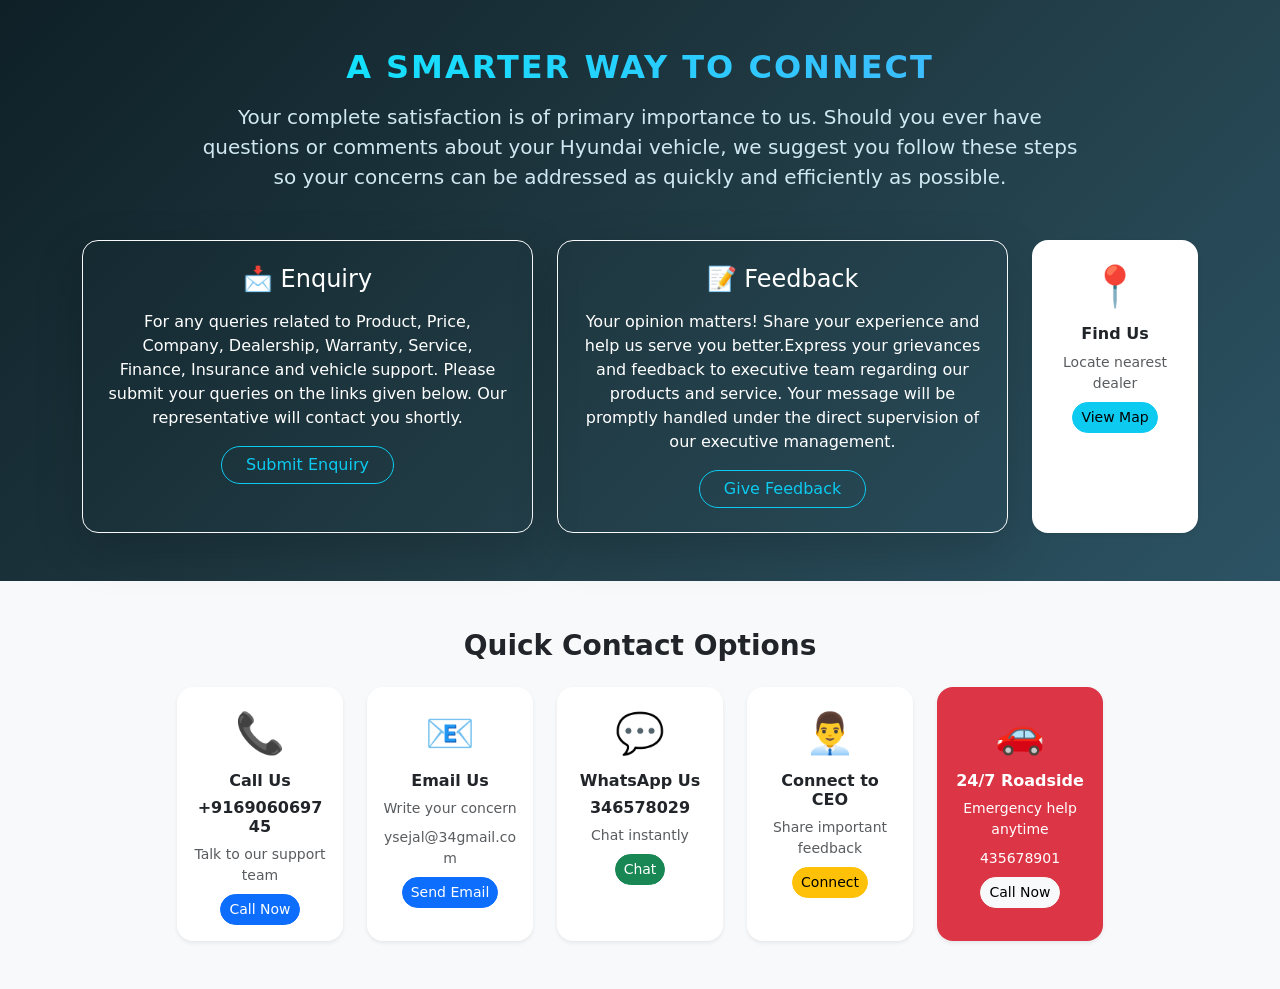
<file: connect to us.html>
<!DOCTYPE html>
<html lang="en">
<head>
    <meta charset="UTF-8">
    <meta name="viewport" content="width=device-width, initial-scale=1.0">
    <title>Document</title>
    <link href="https://cdn.jsdelivr.net/npm/bootstrap@5.3.2/dist/css/bootstrap.min.css" rel="stylesheet">

</head>
<body>
   

<section class="py-5 text-white" style="background: linear-gradient(135deg, #0f2027, #203a43, #2c5364);">
  <div class="container text-center">
    <h2 class="fw-bold text-uppercase mb-3"
        style="letter-spacing: 2px;
        background: linear-gradient(90deg, #00f2fe, #4facfe);
        -webkit-background-clip: text;
        -webkit-text-fill-color: transparent;">
      A Smarter Way to Connect
    </h2>

    <p class="lead mx-auto mb-5" style="max-width: 900px; color:#d0e8f2;">
      Your complete satisfaction is of primary importance to us. Should you ever have questions or comments about your Hyundai vehicle, we suggest you follow these steps so your concerns can be addressed as quickly and efficiently as possible.
    </p>

    <div class="row g-4 justify-content-center">
      <div class="col-md-6 col-lg-5">
        <div class="card h-100 bg-transparent border-light text-white shadow-lg rounded-4">
          <div class="card-body p-4">
            <h4 class="card-title mb-3">📩 Enquiry</h4>
            <p class="card-text">
             For any queries related to Product, Price, Company, Dealership, Warranty, Service, Finance, Insurance and vehicle support. Please submit your queries on the links given below. Our representative will contact you shortly.
            </p>
            <a href="#" class="btn btn-outline-info rounded-pill px-4">Submit Enquiry</a>
          </div>
        </div>
      </div>

      <div class="col-md-6 col-lg-5">
        <div class="card h-100 bg-transparent border-light text-white shadow-lg rounded-4">
          <div class="card-body p-4">
            <h4 class="card-title mb-3">📝 Feedback</h4>
            <p class="card-text">
              Your opinion matters! Share your experience and help us serve you better.Express your grievances and feedback to executive team regarding our products and service. Your message will be promptly handled under the direct supervision of our executive management.
            </p>
            <a href="#" class="btn btn-outline-info rounded-pill px-4">Give Feedback</a>
          </div>
        </div>
      </div>
      <div class="col-6 col-md-4 col-lg-2">
  <div class="card h-100 text-center shadow-sm border-0 rounded-4">
    <div class="card-body">
      <div class="fs-1 mb-2">📍</div>
      <h6 class="fw-semibold">Find Us</h6>
      <p class="small text-muted mb-2">Locate nearest dealer</p>
      <a href="https://www.google.com/maps/search/Hyundai+Showroom+Near+Me/" 
         target="_blank" 
         class="btn btn-sm btn-info rounded-pill">
        View Map
      </a>
    </div>
  </div>
</div>

    </div>

  </div>
</section>
<section class="py-5 bg-light">
  <div class="container">
    <h3 class="text-center fw-bold mb-4">Quick Contact Options</h3>

    <div class="row g-4 justify-content-center">

      
      <div class="col-6 col-md-4 col-lg-2">
        <div class="card h-100 text-center shadow-sm border-0 rounded-4">
          <div class="card-body">
            <div class="fs-1 mb-2">📞 </div>
            <h6 class="fw-semibold">Call Us</h6>
            <h6 class="fw-semibold">+916906069745</h6>
            <p class="small text-muted mb-2">Talk to our support team</p>
            <a href="tel:+911234567890" class="btn btn-sm btn-primary rounded-pill">Call Now</a>
          </div>
        </div>
      </div>

      <div class="col-6 col-md-4 col-lg-2">
        <div class="card h-100 text-center shadow-sm border-0 rounded-4">
          <div class="card-body">
            <div class="fs-1 mb-2">📧</div>
            <h6 class="fw-semibold">Email Us</h6>
            <p class="small text-muted mb-2">Write your concern</p>
            <p class="small text-muted mb-2">ysejal@34gmail.com</p>
            <a href="mailto:support@hyundai.com" class="btn btn-sm btn-primary rounded-pill">Send Email</a>
          </div>
        </div>
      </div>

     
      <div class="col-6 col-md-4 col-lg-2">
        <div class="card h-100 text-center shadow-sm border-0 rounded-4">
          <div class="card-body">
            <div class="fs-1 mb-2">💬</div>
            <h6 class="fw-semibold">WhatsApp Us</h6>
            <h6 class="fw-semibold">346578029</h6>
            <p class="small text-muted mb-2">Chat instantly</p>
            <a href="https://wa.me/911234567890" target="_blank" class="btn btn-sm btn-success rounded-pill">Chat</a>
          </div>
        </div>
      </div>

      <div class="col-6 col-md-4 col-lg-2">
        <div class="card h-100 text-center shadow-sm border-0 rounded-4">
          <div class="card-body">
            <div class="fs-1 mb-2">👨‍💼</div>
            <h6 class="fw-semibold">Connect to CEO</h6>
            <p class="small text-muted mb-2">Share important feedback</p>
            <button class="btn btn-sm btn-warning rounded-pill" data-bs-toggle="modal" data-bs-target="#ceoModal">Connect</button>
          </div>
        </div>
      </div>

     
      <div class="col-12 col-md-4 col-lg-2">
        <div class="card h-100 text-center shadow-sm border-0 rounded-4 bg-danger text-white">
          <div class="card-body">
            <div class="fs-1 mb-2">🚗</div>
            <h6 class="fw-semibold">24/7 Roadside</h6>
            <p class="small mb-2">Emergency help anytime</p>
            <p class="small mb-2">435678901</p>
            <a href="tel:1800123456" class="btn btn-sm btn-light rounded-pill">Call Now</a>
          </div>
        </div>
      </div>

    </div>
  </div>
</section>

<script src="https://cdn.jsdelivr.net/npm/bootstrap@5.3.2/dist/js/bootstrap.bundle.min.js"></script>

</body>
</html>
</file>
